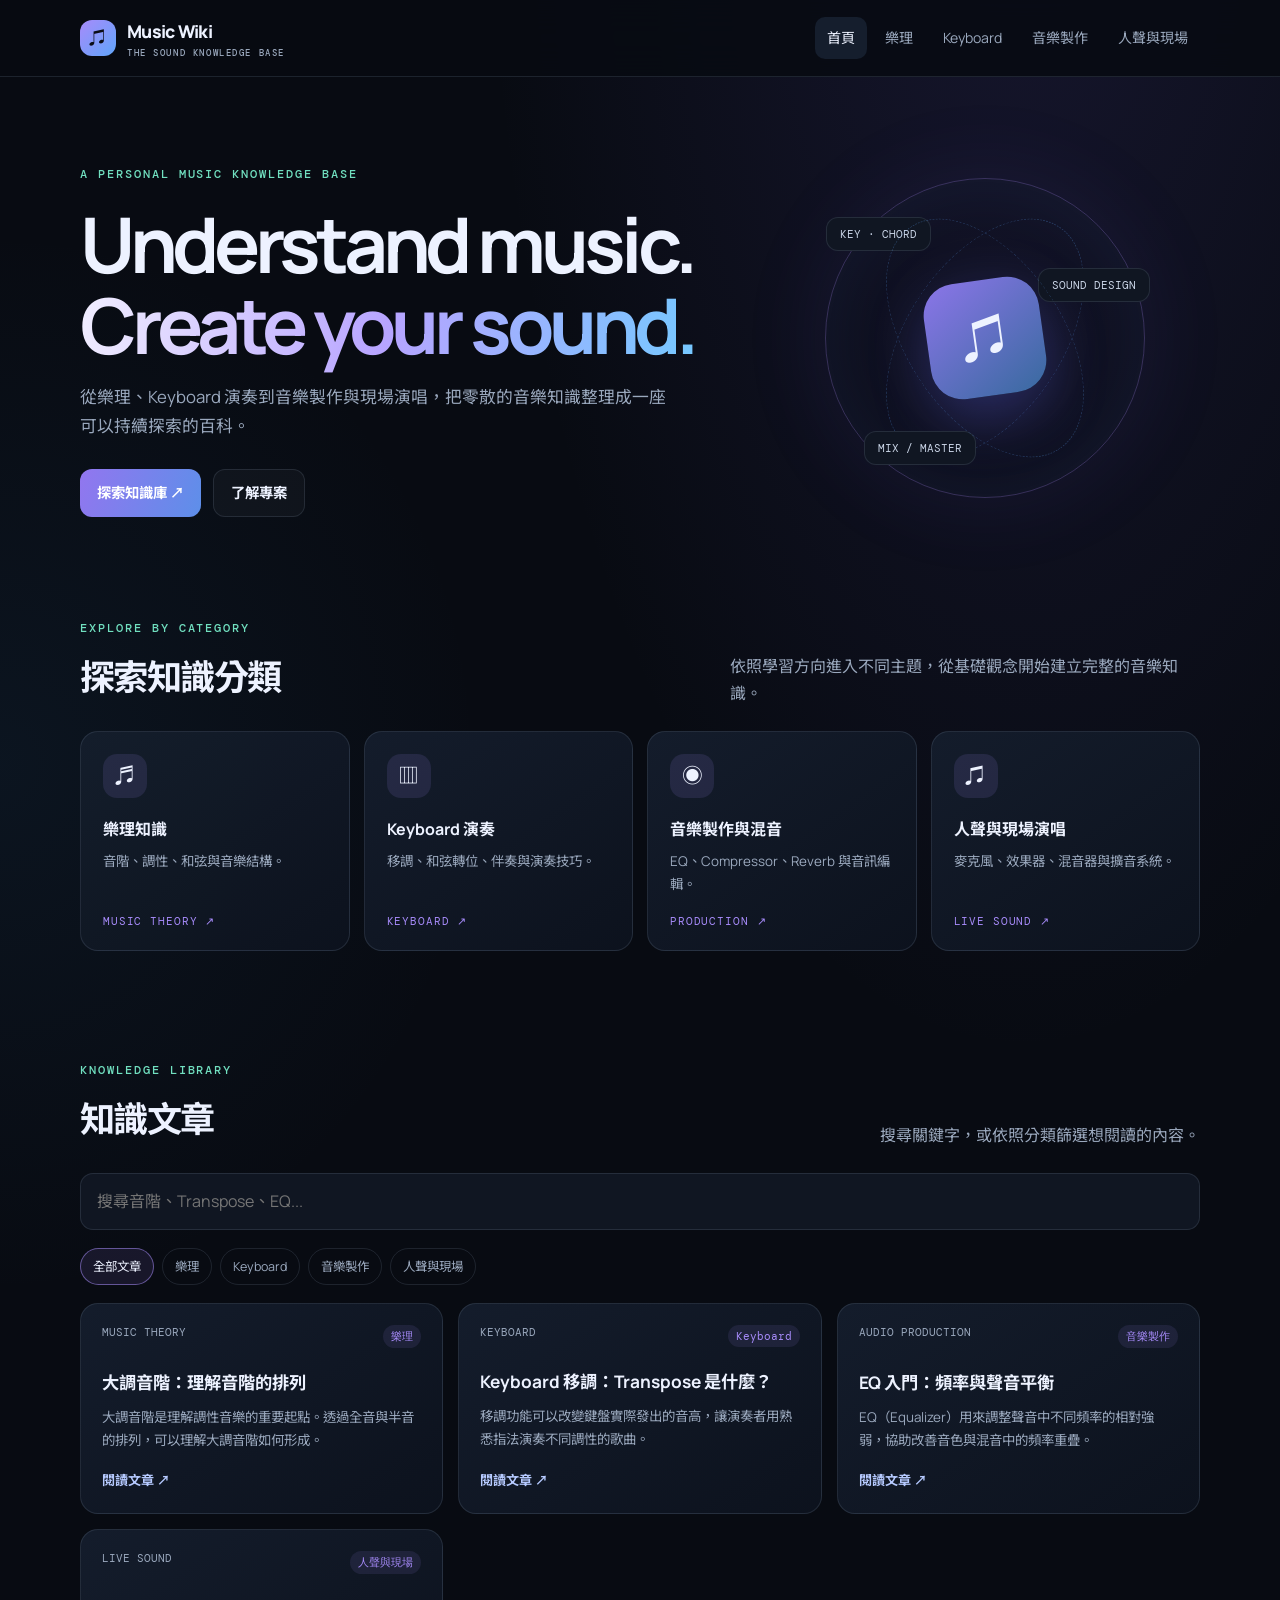
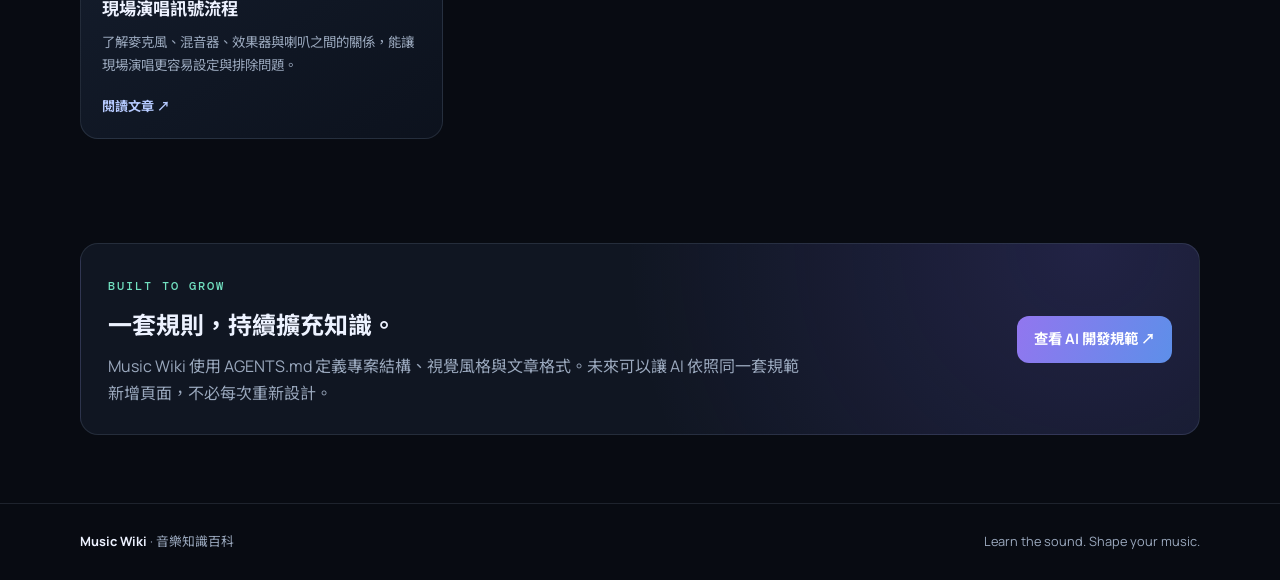
<file: Music-Wiki-完整專案/Music-Wiki/index.html>
<!doctype html><html lang="zh-Hant"><head><meta charset="utf-8"><meta name="viewport" content="width=device-width, initial-scale=1"><meta name="description" content="Music Wiki 音樂知識百科：樂理、Keyboard、音樂製作與現場演唱知識。"><meta name="theme-color" content="#080b12"><title>音樂知識百科｜Music Wiki</title><link rel="preconnect" href="https://fonts.googleapis.com"><link rel="preconnect" href="https://fonts.gstatic.com" crossorigin><link rel="stylesheet" href="css/style.css"></head><body><header class="site-header"><div class="container nav-wrap"><a class="brand" href="index.html"><span class="brand-mark">♫</span><span>Music Wiki<small>THE SOUND KNOWLEDGE BASE</small></span></a><button class="menu-toggle" data-menu-toggle aria-expanded="false" aria-label="開啟導覽選單">☰</button><nav class="nav-links" data-nav-links aria-label="主要導覽"><a href="index.html" class="active">首頁</a><a href="pages/theory.html" class="">樂理</a><a href="pages/keyboard.html" class="">Keyboard</a><a href="pages/production.html" class="">音樂製作</a><a href="pages/live.html" class="">人聲與現場</a></nav></div></header><main><section class="hero"><div class="container hero-grid"><div><span class="eyebrow">A PERSONAL MUSIC KNOWLEDGE BASE</span><h1>Understand music.<br><span class="gradient-text">Create your sound.</span></h1><p class="hero-copy">從樂理、Keyboard 演奏到音樂製作與現場演唱，把零散的音樂知識整理成一座可以持續探索的百科。</p><div class="hero-actions"><a class="btn btn-primary" href="#explore">探索知識庫 ↗</a><a class="btn btn-ghost" href="README.md">了解專案</a></div></div><div class="hero-art" aria-label="音樂視覺裝飾"><div class="orbit"><div class="orbit-core">♫</div><span class="float-chip chip-a">KEY · CHORD</span><span class="float-chip chip-b">SOUND DESIGN</span><span class="float-chip chip-c">MIX / MASTER</span></div></div></div></section>
<section class="section" id="explore"><div class="container"><div class="section-head"><div><span class="eyebrow">EXPLORE BY CATEGORY</span><h2>探索知識分類</h2></div><p>依照學習方向進入不同主題，從基礎觀念開始建立完整的音樂知識。</p></div><div class="category-grid">
<a class="category-card" href="pages/theory.html"><span class="card-icon">♬</span><h3>樂理知識</h3><p>音階、調性、和弦與音樂結構。</p><span class="card-foot">MUSIC THEORY ↗</span></a>
<a class="category-card" href="pages/keyboard.html"><span class="card-icon">▥</span><h3>Keyboard 演奏</h3><p>移調、和弦轉位、伴奏與演奏技巧。</p><span class="card-foot">KEYBOARD ↗</span></a>
<a class="category-card" href="pages/production.html"><span class="card-icon">◉</span><h3>音樂製作與混音</h3><p>EQ、Compressor、Reverb 與音訊編輯。</p><span class="card-foot">PRODUCTION ↗</span></a>
<a class="category-card" href="pages/live.html"><span class="card-icon">♫</span><h3>人聲與現場演唱</h3><p>麥克風、效果器、混音器與擴音系統。</p><span class="card-foot">LIVE SOUND ↗</span></a></div></div></section>
<section class="section"><div class="container"><div class="section-head"><div><span class="eyebrow">KNOWLEDGE LIBRARY</span><h2>知識文章</h2></div><p>搜尋關鍵字，或依照分類篩選想閱讀的內容。</p></div><label class="search-box"><input id="article-search" type="search" placeholder="搜尋音階、Transpose、EQ..." aria-label="搜尋文章"></label><div class="filter-row"><button class="filter-btn active" data-filter="all">全部文章</button><button class="filter-btn " data-filter="theory">樂理</button><button class="filter-btn " data-filter="keyboard">Keyboard</button><button class="filter-btn " data-filter="production">音樂製作</button><button class="filter-btn " data-filter="live">人聲與現場</button></div><div class="article-grid" style="margin-top:18px"><a class="article-card" data-article-card data-category="theory" data-search="大調音階：理解音階的排列 大調音階是理解調性音樂的重要起點。透過全音與半音的排列，可以理解大調音階如何形成。 樂理" href="articles/theory/major-scale.html"><div class="article-meta"><span>MUSIC THEORY</span><span class="tag">樂理</span></div><h3>大調音階：理解音階的排列</h3><p>大調音階是理解調性音樂的重要起點。透過全音與半音的排列，可以理解大調音階如何形成。</p><span class="read-link">閱讀文章 ↗</span></a><a class="article-card" data-article-card data-category="keyboard" data-search="Keyboard 移調：Transpose 是什麼？ 移調功能可以改變鍵盤實際發出的音高，讓演奏者用熟悉指法演奏不同調性的歌曲。 Keyboard" href="articles/keyboard/transpose.html"><div class="article-meta"><span>KEYBOARD</span><span class="tag">Keyboard</span></div><h3>Keyboard 移調：Transpose 是什麼？</h3><p>移調功能可以改變鍵盤實際發出的音高，讓演奏者用熟悉指法演奏不同調性的歌曲。</p><span class="read-link">閱讀文章 ↗</span></a><a class="article-card" data-article-card data-category="production" data-search="EQ 入門：頻率與聲音平衡 EQ（Equalizer）用來調整聲音中不同頻率的相對強弱，協助改善音色與混音中的頻率重疊。 音樂製作" href="articles/production/eq-basics.html"><div class="article-meta"><span>AUDIO PRODUCTION</span><span class="tag">音樂製作</span></div><h3>EQ 入門：頻率與聲音平衡</h3><p>EQ（Equalizer）用來調整聲音中不同頻率的相對強弱，協助改善音色與混音中的頻率重疊。</p><span class="read-link">閱讀文章 ↗</span></a><a class="article-card" data-article-card data-category="live" data-search="現場演唱訊號流程 了解麥克風、混音器、效果器與喇叭之間的關係，能讓現場演唱更容易設定與排除問題。 人聲與現場" href="articles/live/signal-chain.html"><div class="article-meta"><span>LIVE SOUND</span><span class="tag">人聲與現場</span></div><h3>現場演唱訊號流程</h3><p>了解麥克風、混音器、效果器與喇叭之間的關係，能讓現場演唱更容易設定與排除問題。</p><span class="read-link">閱讀文章 ↗</span></a></div><div class="empty-state" id="empty-state">找不到符合條件的文章，試試其他關鍵字。</div></div></section>
<section class="section"><div class="container"><div class="feature-panel"><div><span class="eyebrow">BUILT TO GROW</span><h2>一套規則，持續擴充知識。</h2><p>Music Wiki 使用 AGENTS.md 定義專案結構、視覺風格與文章格式。未來可以讓 AI 依照同一套規範新增頁面，不必每次重新設計。</p></div><a class="btn btn-primary" href="AGENTS.md">查看 AI 開發規範 ↗</a></div></div></section></main><footer class="site-footer"><div class="container footer-inner"><span><strong>Music Wiki</strong> · 音樂知識百科</span><span>Learn the sound. Shape your music.</span></div></footer><script src="js/main.js" defer></script></body></html>
</file>
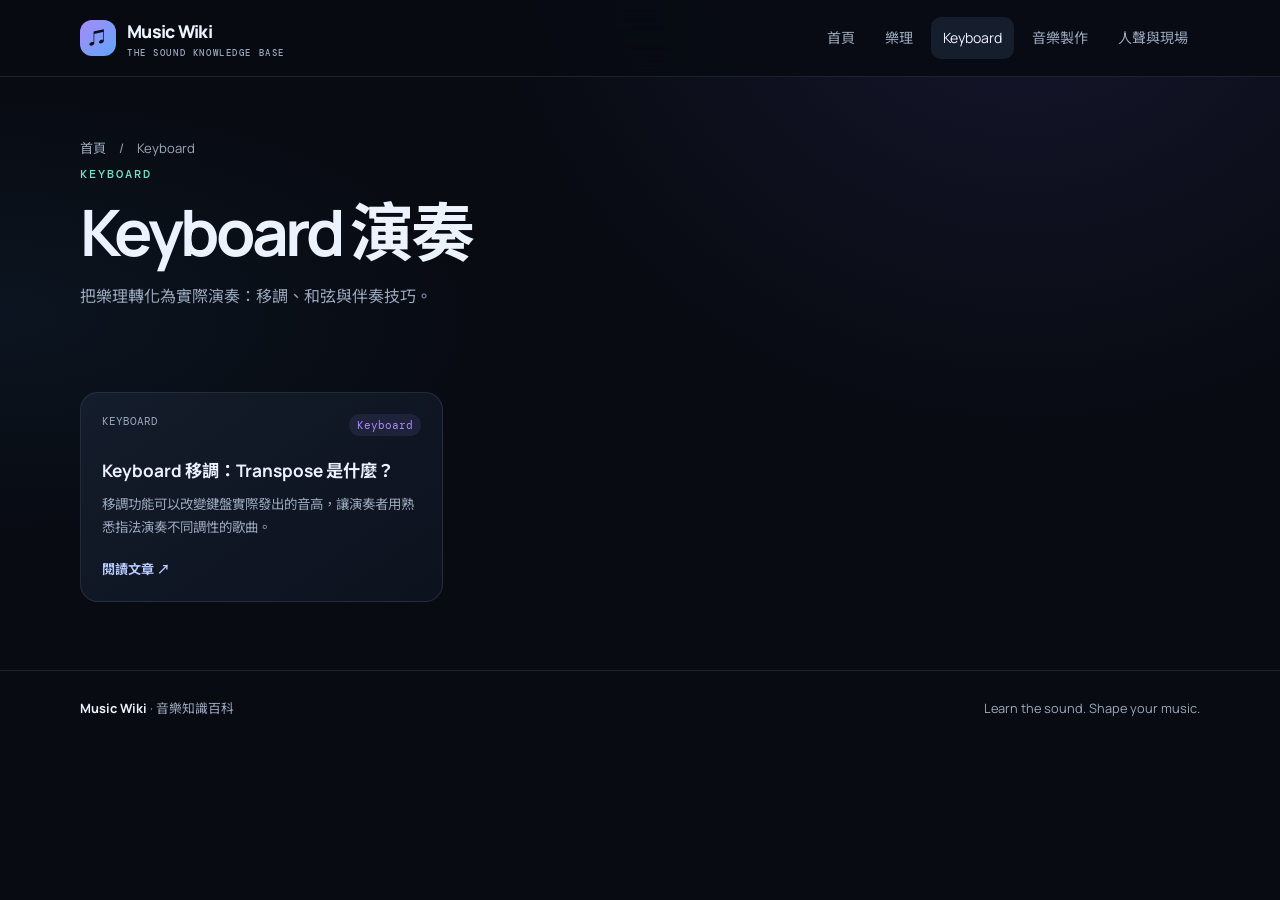
<file: Music-Wiki-完整專案/Music-Wiki/pages/keyboard.html>
<!doctype html><html lang="zh-Hant"><head><meta charset="utf-8"><meta name="viewport" content="width=device-width, initial-scale=1"><meta name="description" content="Music Wiki 音樂知識百科：樂理、Keyboard、音樂製作與現場演唱知識。"><meta name="theme-color" content="#080b12"><title>Keyboard 演奏｜Music Wiki</title><link rel="preconnect" href="https://fonts.googleapis.com"><link rel="preconnect" href="https://fonts.gstatic.com" crossorigin><link rel="stylesheet" href="../css/style.css"></head><body><header class="site-header"><div class="container nav-wrap"><a class="brand" href="../index.html"><span class="brand-mark">♫</span><span>Music Wiki<small>THE SOUND KNOWLEDGE BASE</small></span></a><button class="menu-toggle" data-menu-toggle aria-expanded="false" aria-label="開啟導覽選單">☰</button><nav class="nav-links" data-nav-links aria-label="主要導覽"><a href="../index.html" class="">首頁</a><a href="../pages/theory.html" class="">樂理</a><a href="../pages/keyboard.html" class="active">Keyboard</a><a href="../pages/production.html" class="">音樂製作</a><a href="../pages/live.html" class="">人聲與現場</a></nav></div></header><main><section class="page-hero"><div class="container"><div class="breadcrumb"><a href="../index.html">首頁</a>　/　Keyboard</div><span class="eyebrow">KEYBOARD</span><h1>Keyboard 演奏</h1><p>把樂理轉化為實際演奏：移調、和弦與伴奏技巧。</p></div></section><section class="section"><div class="container"><div class="article-grid"><a class="article-card" data-article-card data-category="keyboard" href="../articles/keyboard/transpose.html"><div class="article-meta"><span>KEYBOARD</span><span class="tag">Keyboard</span></div><h3>Keyboard 移調：Transpose 是什麼？</h3><p>移調功能可以改變鍵盤實際發出的音高，讓演奏者用熟悉指法演奏不同調性的歌曲。</p><span class="read-link">閱讀文章 ↗</span></a></div></div></section></main><footer class="site-footer"><div class="container footer-inner"><span><strong>Music Wiki</strong> · 音樂知識百科</span><span>Learn the sound. Shape your music.</span></div></footer><script src="../js/main.js" defer></script></body></html>
</file>
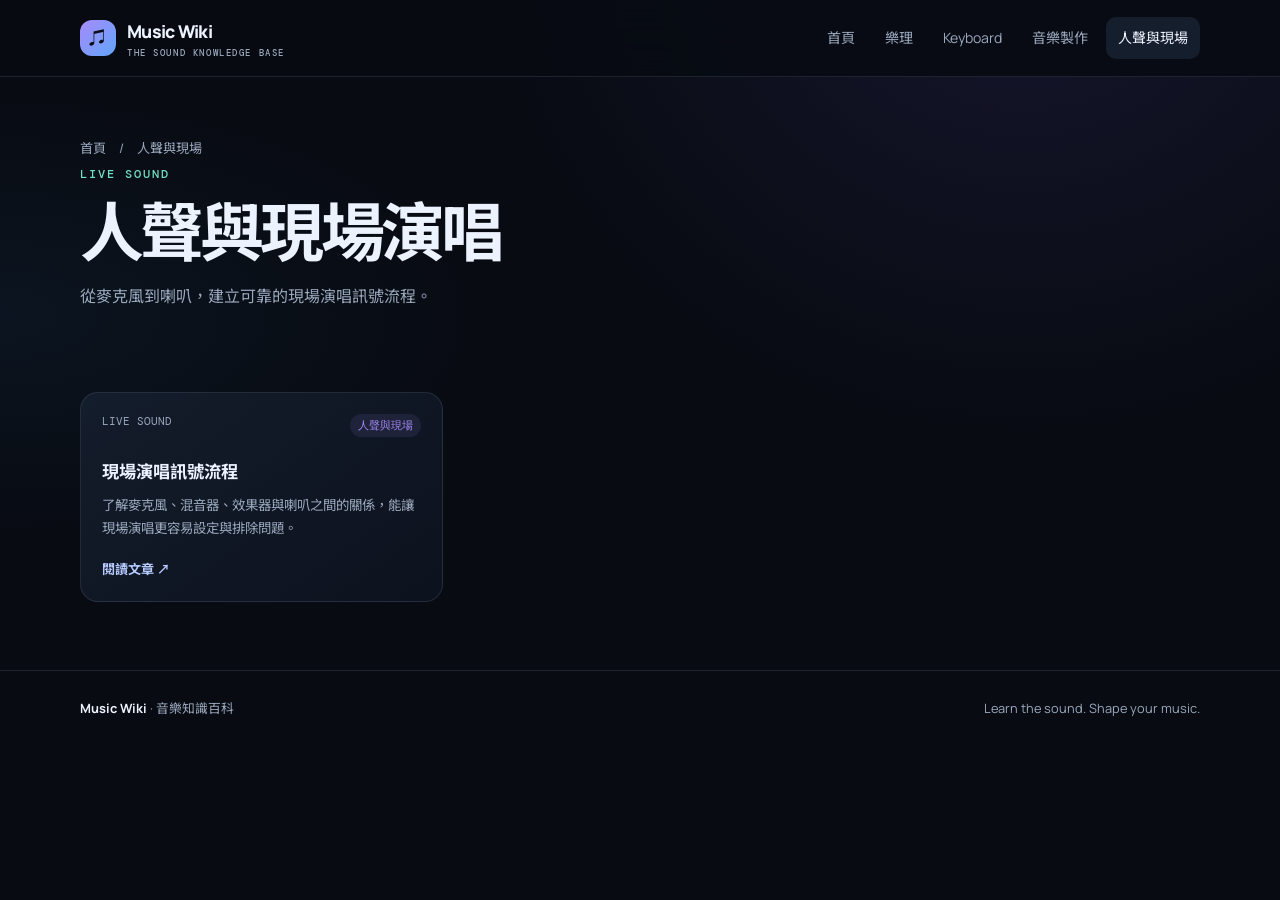
<file: Music-Wiki-完整專案/Music-Wiki/pages/live.html>
<!doctype html><html lang="zh-Hant"><head><meta charset="utf-8"><meta name="viewport" content="width=device-width, initial-scale=1"><meta name="description" content="Music Wiki 音樂知識百科：樂理、Keyboard、音樂製作與現場演唱知識。"><meta name="theme-color" content="#080b12"><title>人聲與現場演唱｜Music Wiki</title><link rel="preconnect" href="https://fonts.googleapis.com"><link rel="preconnect" href="https://fonts.gstatic.com" crossorigin><link rel="stylesheet" href="../css/style.css"></head><body><header class="site-header"><div class="container nav-wrap"><a class="brand" href="../index.html"><span class="brand-mark">♫</span><span>Music Wiki<small>THE SOUND KNOWLEDGE BASE</small></span></a><button class="menu-toggle" data-menu-toggle aria-expanded="false" aria-label="開啟導覽選單">☰</button><nav class="nav-links" data-nav-links aria-label="主要導覽"><a href="../index.html" class="">首頁</a><a href="../pages/theory.html" class="">樂理</a><a href="../pages/keyboard.html" class="">Keyboard</a><a href="../pages/production.html" class="">音樂製作</a><a href="../pages/live.html" class="active">人聲與現場</a></nav></div></header><main><section class="page-hero"><div class="container"><div class="breadcrumb"><a href="../index.html">首頁</a>　/　人聲與現場</div><span class="eyebrow">LIVE SOUND</span><h1>人聲與現場演唱</h1><p>從麥克風到喇叭，建立可靠的現場演唱訊號流程。</p></div></section><section class="section"><div class="container"><div class="article-grid"><a class="article-card" data-article-card data-category="live" href="../articles/live/signal-chain.html"><div class="article-meta"><span>LIVE SOUND</span><span class="tag">人聲與現場</span></div><h3>現場演唱訊號流程</h3><p>了解麥克風、混音器、效果器與喇叭之間的關係，能讓現場演唱更容易設定與排除問題。</p><span class="read-link">閱讀文章 ↗</span></a></div></div></section></main><footer class="site-footer"><div class="container footer-inner"><span><strong>Music Wiki</strong> · 音樂知識百科</span><span>Learn the sound. Shape your music.</span></div></footer><script src="../js/main.js" defer></script></body></html>
</file>
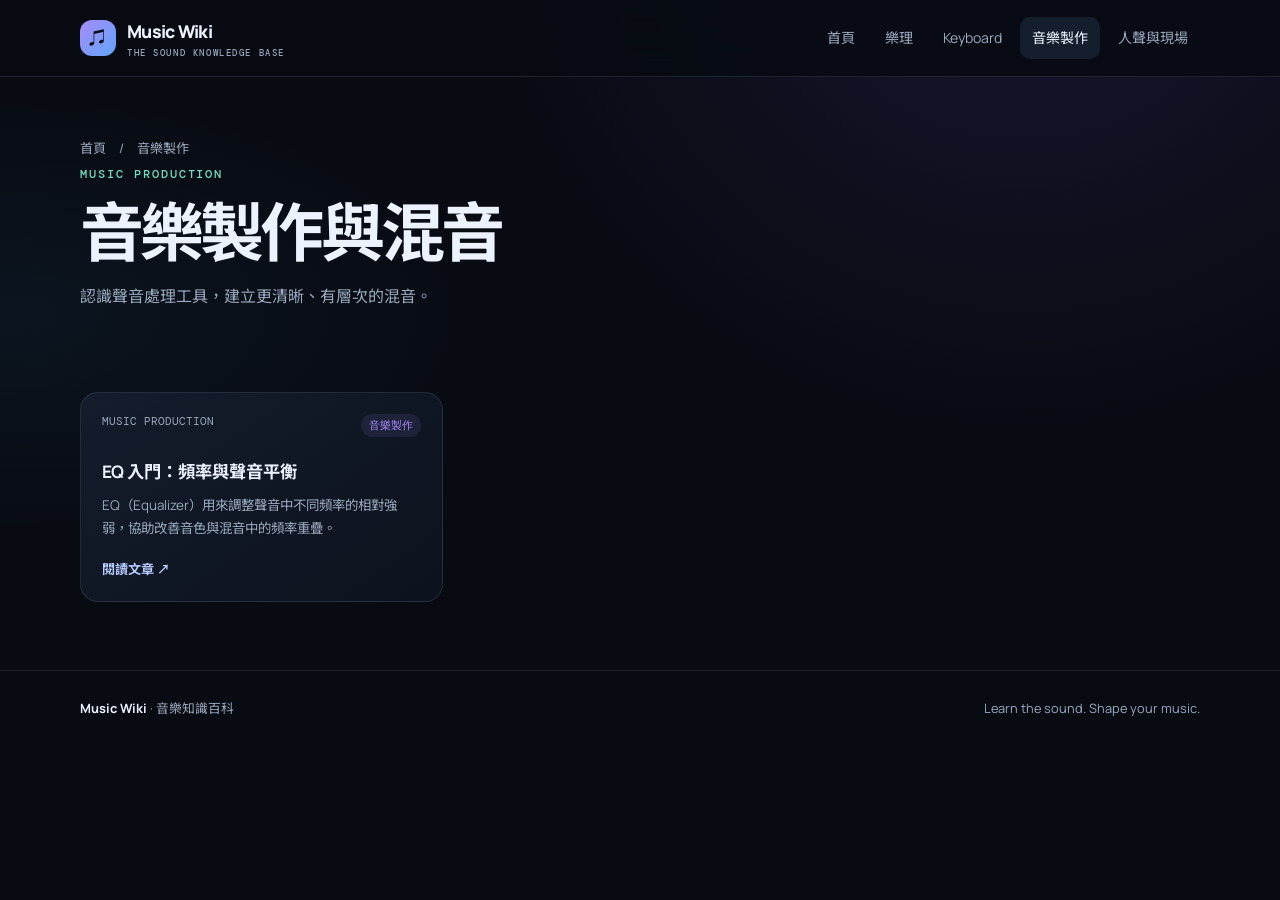
<file: Music-Wiki-完整專案/Music-Wiki/pages/production.html>
<!doctype html><html lang="zh-Hant"><head><meta charset="utf-8"><meta name="viewport" content="width=device-width, initial-scale=1"><meta name="description" content="Music Wiki 音樂知識百科：樂理、Keyboard、音樂製作與現場演唱知識。"><meta name="theme-color" content="#080b12"><title>音樂製作與混音｜Music Wiki</title><link rel="preconnect" href="https://fonts.googleapis.com"><link rel="preconnect" href="https://fonts.gstatic.com" crossorigin><link rel="stylesheet" href="../css/style.css"></head><body><header class="site-header"><div class="container nav-wrap"><a class="brand" href="../index.html"><span class="brand-mark">♫</span><span>Music Wiki<small>THE SOUND KNOWLEDGE BASE</small></span></a><button class="menu-toggle" data-menu-toggle aria-expanded="false" aria-label="開啟導覽選單">☰</button><nav class="nav-links" data-nav-links aria-label="主要導覽"><a href="../index.html" class="">首頁</a><a href="../pages/theory.html" class="">樂理</a><a href="../pages/keyboard.html" class="">Keyboard</a><a href="../pages/production.html" class="active">音樂製作</a><a href="../pages/live.html" class="">人聲與現場</a></nav></div></header><main><section class="page-hero"><div class="container"><div class="breadcrumb"><a href="../index.html">首頁</a>　/　音樂製作</div><span class="eyebrow">MUSIC PRODUCTION</span><h1>音樂製作與混音</h1><p>認識聲音處理工具，建立更清晰、有層次的混音。</p></div></section><section class="section"><div class="container"><div class="article-grid"><a class="article-card" data-article-card data-category="production" href="../articles/production/eq-basics.html"><div class="article-meta"><span>MUSIC PRODUCTION</span><span class="tag">音樂製作</span></div><h3>EQ 入門：頻率與聲音平衡</h3><p>EQ（Equalizer）用來調整聲音中不同頻率的相對強弱，協助改善音色與混音中的頻率重疊。</p><span class="read-link">閱讀文章 ↗</span></a></div></div></section></main><footer class="site-footer"><div class="container footer-inner"><span><strong>Music Wiki</strong> · 音樂知識百科</span><span>Learn the sound. Shape your music.</span></div></footer><script src="../js/main.js" defer></script></body></html>
</file>
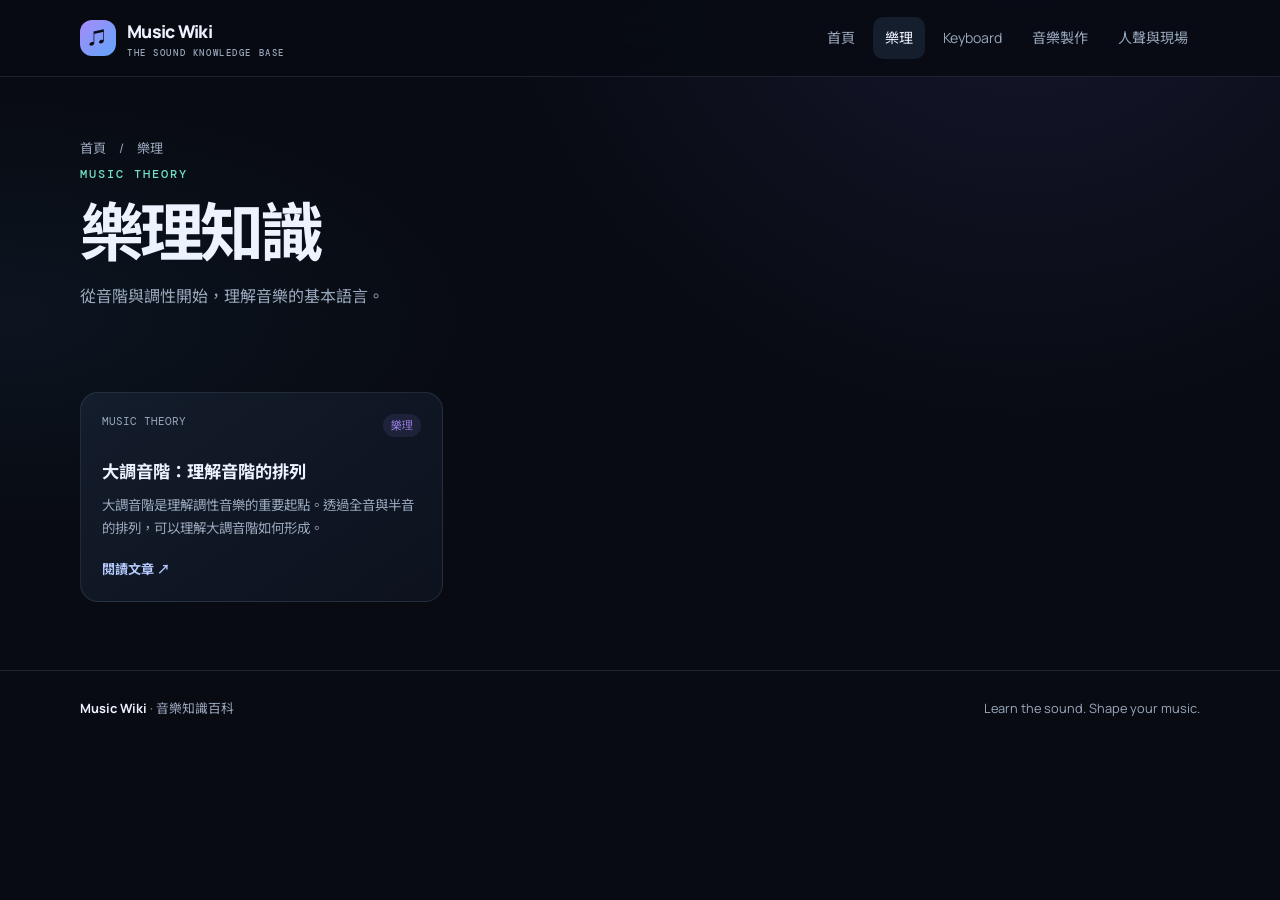
<file: Music-Wiki-完整專案/Music-Wiki/pages/theory.html>
<!doctype html><html lang="zh-Hant"><head><meta charset="utf-8"><meta name="viewport" content="width=device-width, initial-scale=1"><meta name="description" content="Music Wiki 音樂知識百科：樂理、Keyboard、音樂製作與現場演唱知識。"><meta name="theme-color" content="#080b12"><title>樂理知識｜Music Wiki</title><link rel="preconnect" href="https://fonts.googleapis.com"><link rel="preconnect" href="https://fonts.gstatic.com" crossorigin><link rel="stylesheet" href="../css/style.css"></head><body><header class="site-header"><div class="container nav-wrap"><a class="brand" href="../index.html"><span class="brand-mark">♫</span><span>Music Wiki<small>THE SOUND KNOWLEDGE BASE</small></span></a><button class="menu-toggle" data-menu-toggle aria-expanded="false" aria-label="開啟導覽選單">☰</button><nav class="nav-links" data-nav-links aria-label="主要導覽"><a href="../index.html" class="">首頁</a><a href="../pages/theory.html" class="active">樂理</a><a href="../pages/keyboard.html" class="">Keyboard</a><a href="../pages/production.html" class="">音樂製作</a><a href="../pages/live.html" class="">人聲與現場</a></nav></div></header><main><section class="page-hero"><div class="container"><div class="breadcrumb"><a href="../index.html">首頁</a>　/　樂理</div><span class="eyebrow">MUSIC THEORY</span><h1>樂理知識</h1><p>從音階與調性開始，理解音樂的基本語言。</p></div></section><section class="section"><div class="container"><div class="article-grid"><a class="article-card" data-article-card data-category="theory" href="../articles/theory/major-scale.html"><div class="article-meta"><span>MUSIC THEORY</span><span class="tag">樂理</span></div><h3>大調音階：理解音階的排列</h3><p>大調音階是理解調性音樂的重要起點。透過全音與半音的排列，可以理解大調音階如何形成。</p><span class="read-link">閱讀文章 ↗</span></a></div></div></section></main><footer class="site-footer"><div class="container footer-inner"><span><strong>Music Wiki</strong> · 音樂知識百科</span><span>Learn the sound. Shape your music.</span></div></footer><script src="../js/main.js" defer></script></body></html>
</file>
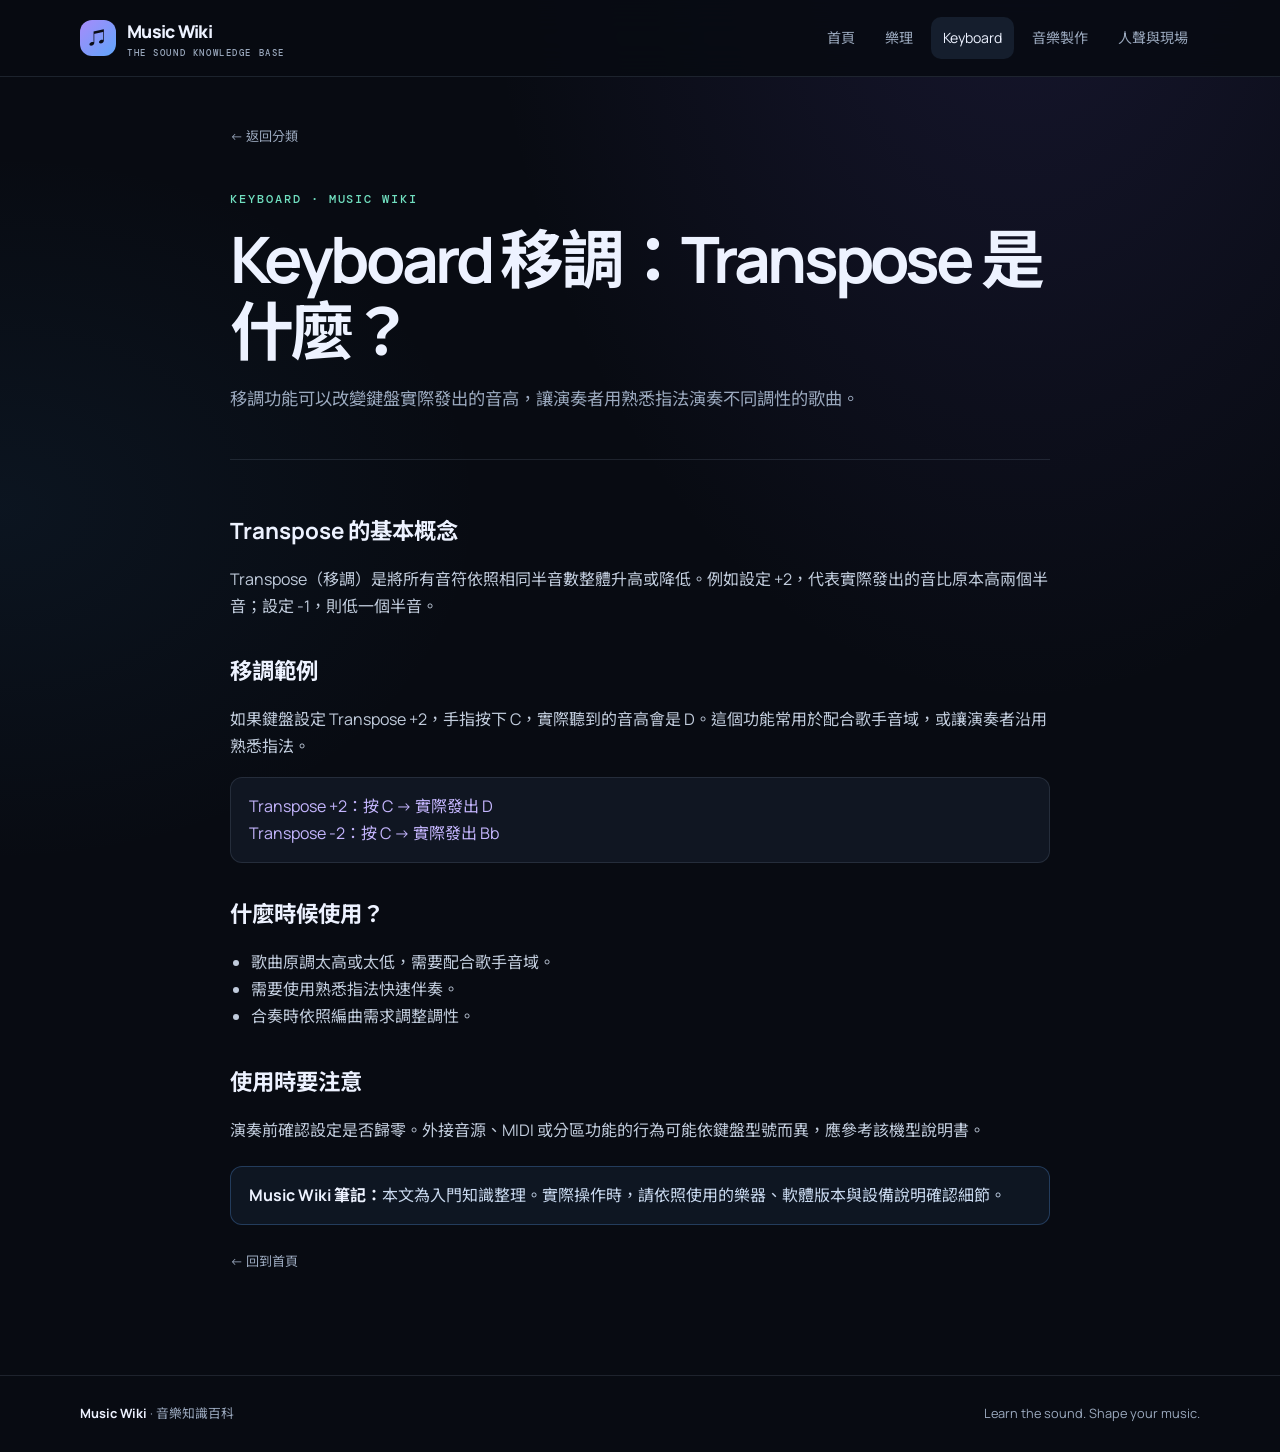
<file: Music-Wiki-完整專案/Music-Wiki/articles/keyboard/transpose.html>
<!doctype html><html lang="zh-Hant"><head><meta charset="utf-8"><meta name="viewport" content="width=device-width, initial-scale=1"><meta name="description" content="Music Wiki 音樂知識百科：樂理、Keyboard、音樂製作與現場演唱知識。"><meta name="theme-color" content="#080b12"><title>Keyboard 移調：Transpose 是什麼？｜Music Wiki</title><link rel="preconnect" href="https://fonts.googleapis.com"><link rel="preconnect" href="https://fonts.gstatic.com" crossorigin><link rel="stylesheet" href="../../css/style.css"></head><body><header class="site-header"><div class="container nav-wrap"><a class="brand" href="../../index.html"><span class="brand-mark">♫</span><span>Music Wiki<small>THE SOUND KNOWLEDGE BASE</small></span></a><button class="menu-toggle" data-menu-toggle aria-expanded="false" aria-label="開啟導覽選單">☰</button><nav class="nav-links" data-nav-links aria-label="主要導覽"><a href="../../index.html" class="">首頁</a><a href="../../pages/theory.html" class="">樂理</a><a href="../../pages/keyboard.html" class="active">Keyboard</a><a href="../../pages/production.html" class="">音樂製作</a><a href="../../pages/live.html" class="">人聲與現場</a></nav></div></header><main><article class="article-shell"><a class="back-link" href="../../pages/keyboard.html">← 返回分類</a><header class="article-header"><span class="eyebrow">KEYBOARD · MUSIC WIKI</span><h1>Keyboard 移調：Transpose 是什麼？</h1><p class="article-lead">移調功能可以改變鍵盤實際發出的音高，讓演奏者用熟悉指法演奏不同調性的歌曲。</p></header><div class="article-content"><section><h2>Transpose 的基本概念</h2><p>Transpose（移調）是將所有音符依照相同半音數整體升高或降低。例如設定 +2，代表實際發出的音比原本高兩個半音；設定 -1，則低一個半音。</p></section><section><h2>移調範例</h2><p>如果鍵盤設定 Transpose +2，手指按下 C，實際聽到的音高會是 D。這個功能常用於配合歌手音域，或讓演奏者沿用熟悉指法。</p><div class="formula">Transpose +2：按 C → 實際發出 D<br>Transpose -2：按 C → 實際發出 Bb</div></section><section><h2>什麼時候使用？</h2><ul><li>歌曲原調太高或太低，需要配合歌手音域。</li><li>需要使用熟悉指法快速伴奏。</li><li>合奏時依照編曲需求調整調性。</li></ul></section><section><h2>使用時要注意</h2><p>演奏前確認設定是否歸零。外接音源、MIDI 或分區功能的行為可能依鍵盤型號而異，應參考該機型說明書。</p></section><div class="callout"><strong>Music Wiki 筆記：</strong>本文為入門知識整理。實際操作時，請依照使用的樂器、軟體版本與設備說明確認細節。</div><p><a class="back-link" href="../../index.html">← 回到首頁</a></p></div></article></main><footer class="site-footer"><div class="container footer-inner"><span><strong>Music Wiki</strong> · 音樂知識百科</span><span>Learn the sound. Shape your music.</span></div></footer><script src="../../js/main.js" defer></script></body></html>
</file>
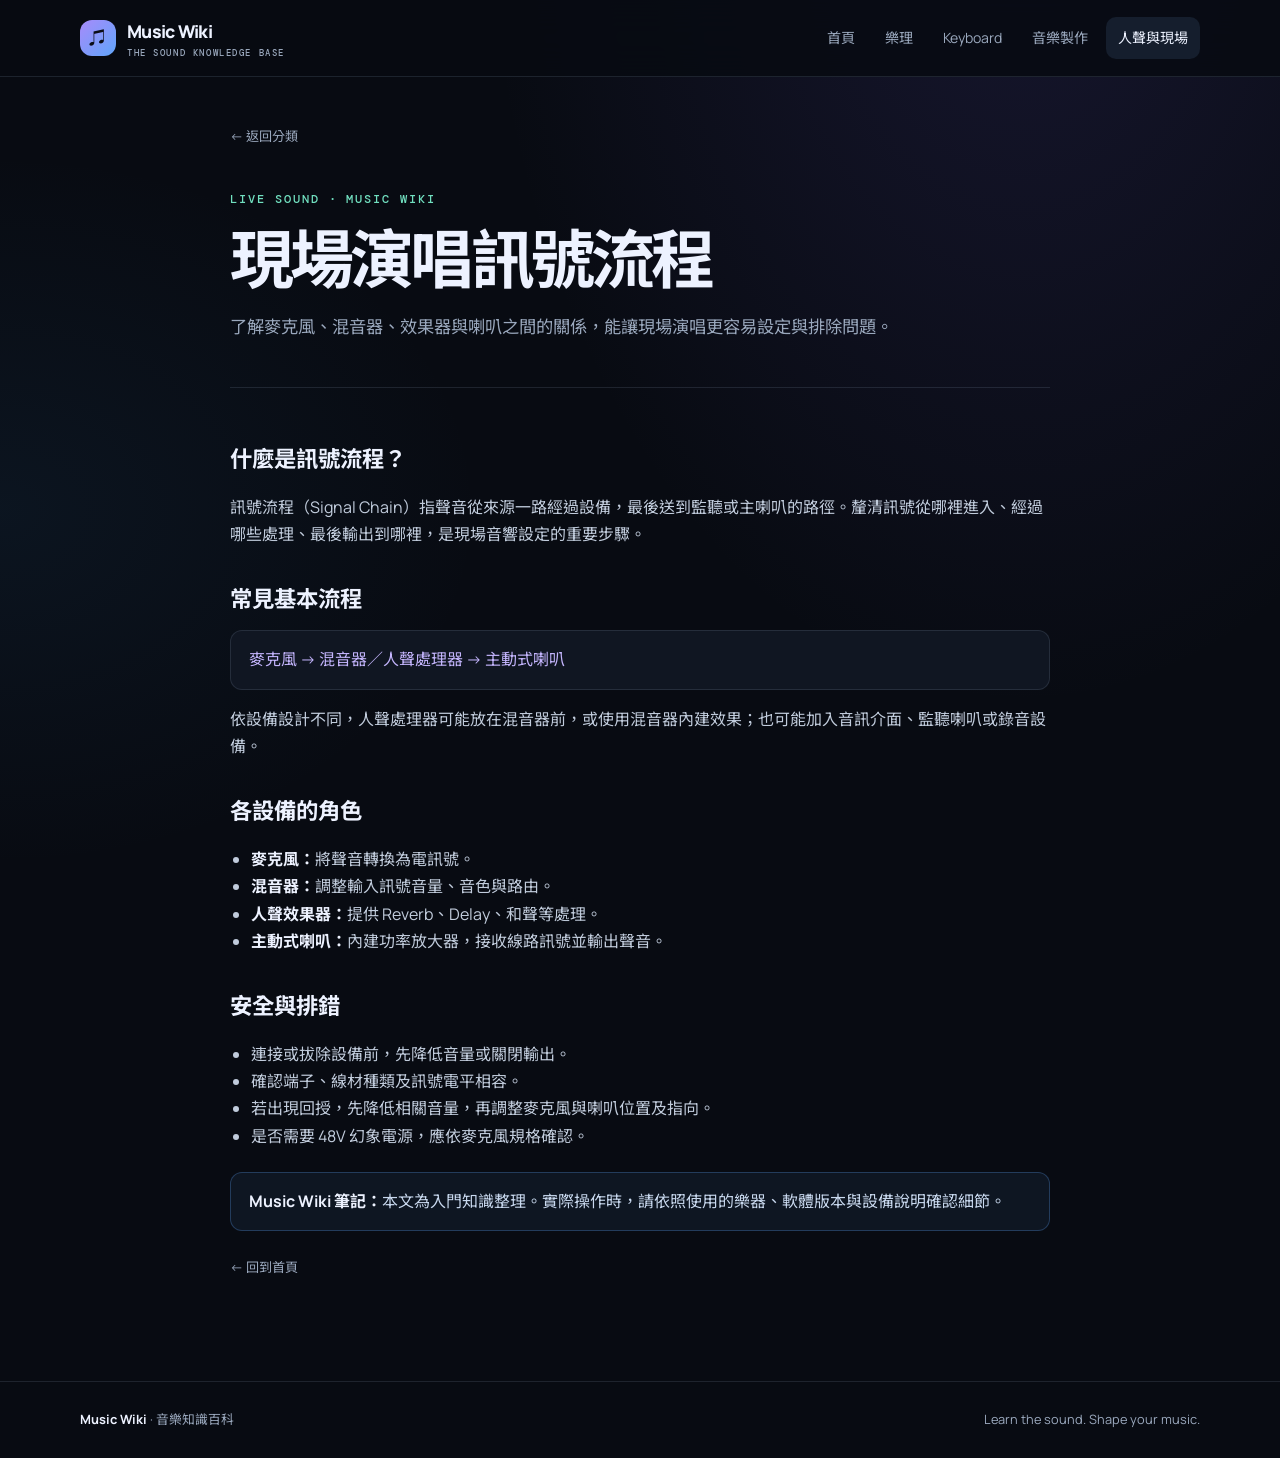
<file: Music-Wiki-完整專案/Music-Wiki/articles/live/signal-chain.html>
<!doctype html><html lang="zh-Hant"><head><meta charset="utf-8"><meta name="viewport" content="width=device-width, initial-scale=1"><meta name="description" content="Music Wiki 音樂知識百科：樂理、Keyboard、音樂製作與現場演唱知識。"><meta name="theme-color" content="#080b12"><title>現場演唱訊號流程｜Music Wiki</title><link rel="preconnect" href="https://fonts.googleapis.com"><link rel="preconnect" href="https://fonts.gstatic.com" crossorigin><link rel="stylesheet" href="../../css/style.css"></head><body><header class="site-header"><div class="container nav-wrap"><a class="brand" href="../../index.html"><span class="brand-mark">♫</span><span>Music Wiki<small>THE SOUND KNOWLEDGE BASE</small></span></a><button class="menu-toggle" data-menu-toggle aria-expanded="false" aria-label="開啟導覽選單">☰</button><nav class="nav-links" data-nav-links aria-label="主要導覽"><a href="../../index.html" class="">首頁</a><a href="../../pages/theory.html" class="">樂理</a><a href="../../pages/keyboard.html" class="">Keyboard</a><a href="../../pages/production.html" class="">音樂製作</a><a href="../../pages/live.html" class="active">人聲與現場</a></nav></div></header><main><article class="article-shell"><a class="back-link" href="../../pages/live.html">← 返回分類</a><header class="article-header"><span class="eyebrow">LIVE SOUND · MUSIC WIKI</span><h1>現場演唱訊號流程</h1><p class="article-lead">了解麥克風、混音器、效果器與喇叭之間的關係，能讓現場演唱更容易設定與排除問題。</p></header><div class="article-content"><section><h2>什麼是訊號流程？</h2><p>訊號流程（Signal Chain）指聲音從來源一路經過設備，最後送到監聽或主喇叭的路徑。釐清訊號從哪裡進入、經過哪些處理、最後輸出到哪裡，是現場音響設定的重要步驟。</p></section><section><h2>常見基本流程</h2><div class="formula">麥克風 → 混音器／人聲處理器 → 主動式喇叭</div><p>依設備設計不同，人聲處理器可能放在混音器前，或使用混音器內建效果；也可能加入音訊介面、監聽喇叭或錄音設備。</p></section><section><h2>各設備的角色</h2><ul><li><strong>麥克風：</strong>將聲音轉換為電訊號。</li><li><strong>混音器：</strong>調整輸入訊號音量、音色與路由。</li><li><strong>人聲效果器：</strong>提供 Reverb、Delay、和聲等處理。</li><li><strong>主動式喇叭：</strong>內建功率放大器，接收線路訊號並輸出聲音。</li></ul></section><section><h2>安全與排錯</h2><ul><li>連接或拔除設備前，先降低音量或關閉輸出。</li><li>確認端子、線材種類及訊號電平相容。</li><li>若出現回授，先降低相關音量，再調整麥克風與喇叭位置及指向。</li><li>是否需要 48V 幻象電源，應依麥克風規格確認。</li></ul></section><div class="callout"><strong>Music Wiki 筆記：</strong>本文為入門知識整理。實際操作時，請依照使用的樂器、軟體版本與設備說明確認細節。</div><p><a class="back-link" href="../../index.html">← 回到首頁</a></p></div></article></main><footer class="site-footer"><div class="container footer-inner"><span><strong>Music Wiki</strong> · 音樂知識百科</span><span>Learn the sound. Shape your music.</span></div></footer><script src="../../js/main.js" defer></script></body></html>
</file>
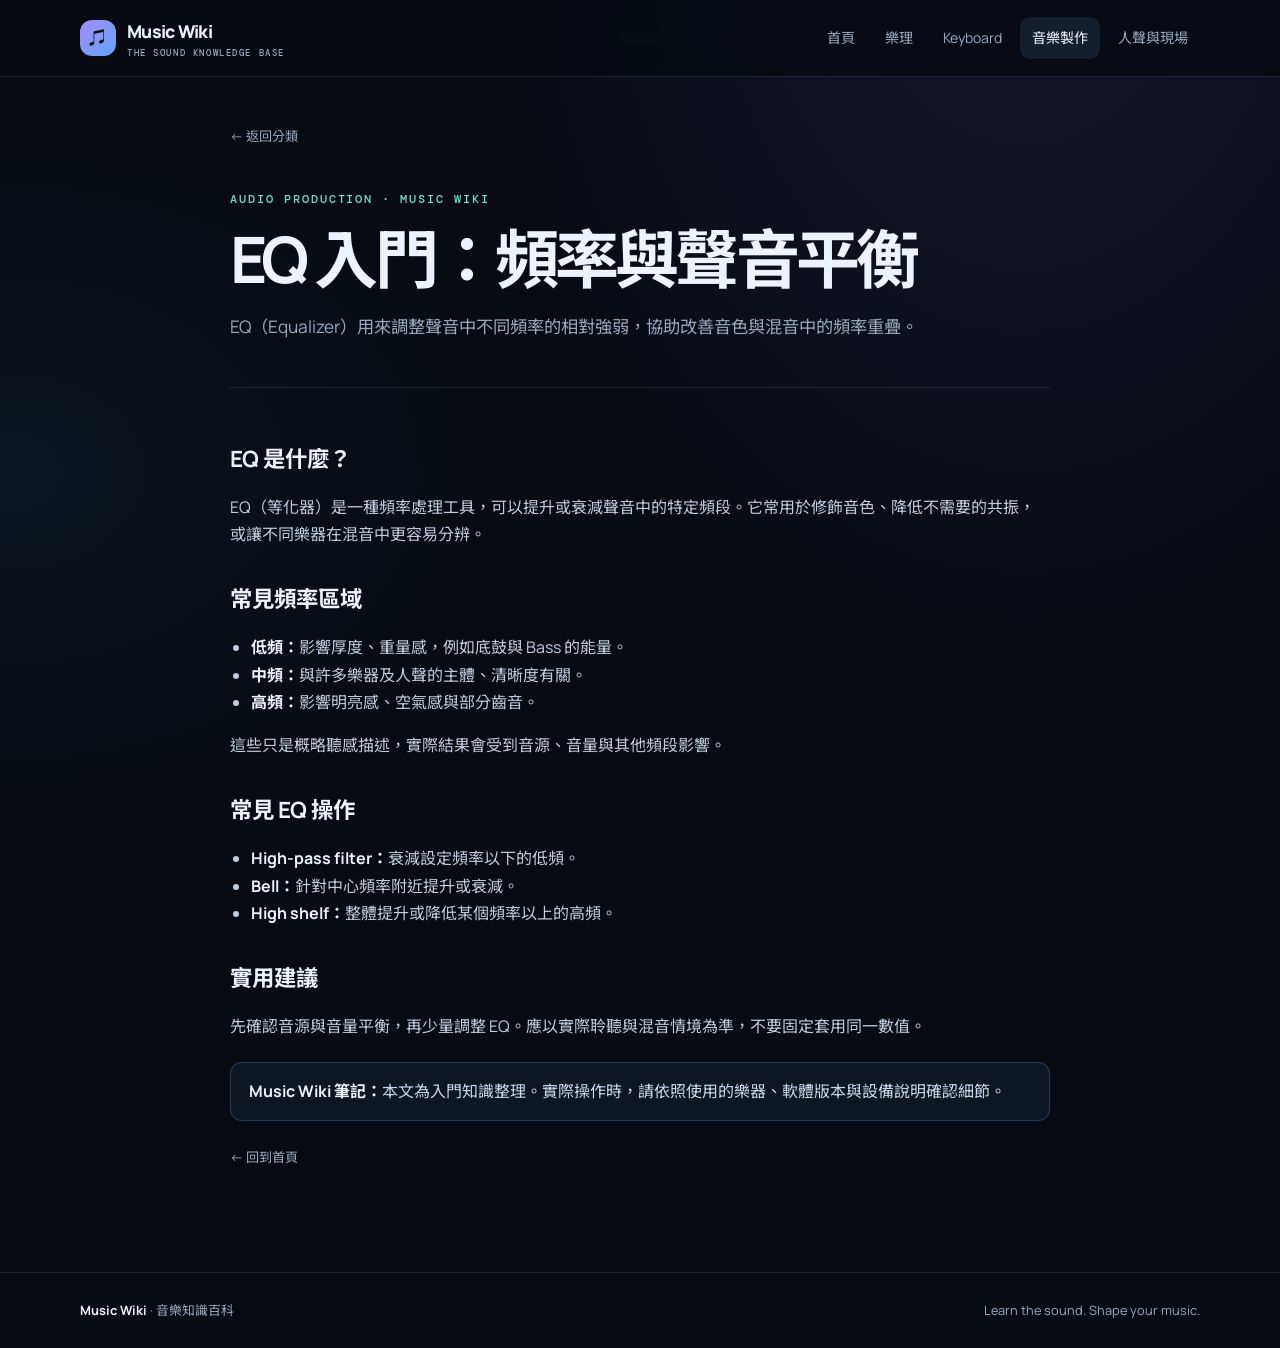
<file: Music-Wiki-完整專案/Music-Wiki/articles/production/eq-basics.html>
<!doctype html><html lang="zh-Hant"><head><meta charset="utf-8"><meta name="viewport" content="width=device-width, initial-scale=1"><meta name="description" content="Music Wiki 音樂知識百科：樂理、Keyboard、音樂製作與現場演唱知識。"><meta name="theme-color" content="#080b12"><title>EQ 入門：頻率與聲音平衡｜Music Wiki</title><link rel="preconnect" href="https://fonts.googleapis.com"><link rel="preconnect" href="https://fonts.gstatic.com" crossorigin><link rel="stylesheet" href="../../css/style.css"></head><body><header class="site-header"><div class="container nav-wrap"><a class="brand" href="../../index.html"><span class="brand-mark">♫</span><span>Music Wiki<small>THE SOUND KNOWLEDGE BASE</small></span></a><button class="menu-toggle" data-menu-toggle aria-expanded="false" aria-label="開啟導覽選單">☰</button><nav class="nav-links" data-nav-links aria-label="主要導覽"><a href="../../index.html" class="">首頁</a><a href="../../pages/theory.html" class="">樂理</a><a href="../../pages/keyboard.html" class="">Keyboard</a><a href="../../pages/production.html" class="active">音樂製作</a><a href="../../pages/live.html" class="">人聲與現場</a></nav></div></header><main><article class="article-shell"><a class="back-link" href="../../pages/production.html">← 返回分類</a><header class="article-header"><span class="eyebrow">AUDIO PRODUCTION · MUSIC WIKI</span><h1>EQ 入門：頻率與聲音平衡</h1><p class="article-lead">EQ（Equalizer）用來調整聲音中不同頻率的相對強弱，協助改善音色與混音中的頻率重疊。</p></header><div class="article-content"><section><h2>EQ 是什麼？</h2><p>EQ（等化器）是一種頻率處理工具，可以提升或衰減聲音中的特定頻段。它常用於修飾音色、降低不需要的共振，或讓不同樂器在混音中更容易分辨。</p></section><section><h2>常見頻率區域</h2><ul><li><strong>低頻：</strong>影響厚度、重量感，例如底鼓與 Bass 的能量。</li><li><strong>中頻：</strong>與許多樂器及人聲的主體、清晰度有關。</li><li><strong>高頻：</strong>影響明亮感、空氣感與部分齒音。</li></ul><p>這些只是概略聽感描述，實際結果會受到音源、音量與其他頻段影響。</p></section><section><h2>常見 EQ 操作</h2><ul><li><strong>High-pass filter：</strong>衰減設定頻率以下的低頻。</li><li><strong>Bell：</strong>針對中心頻率附近提升或衰減。</li><li><strong>High shelf：</strong>整體提升或降低某個頻率以上的高頻。</li></ul></section><section><h2>實用建議</h2><p>先確認音源與音量平衡，再少量調整 EQ。應以實際聆聽與混音情境為準，不要固定套用同一數值。</p></section><div class="callout"><strong>Music Wiki 筆記：</strong>本文為入門知識整理。實際操作時，請依照使用的樂器、軟體版本與設備說明確認細節。</div><p><a class="back-link" href="../../index.html">← 回到首頁</a></p></div></article></main><footer class="site-footer"><div class="container footer-inner"><span><strong>Music Wiki</strong> · 音樂知識百科</span><span>Learn the sound. Shape your music.</span></div></footer><script src="../../js/main.js" defer></script></body></html>
</file>
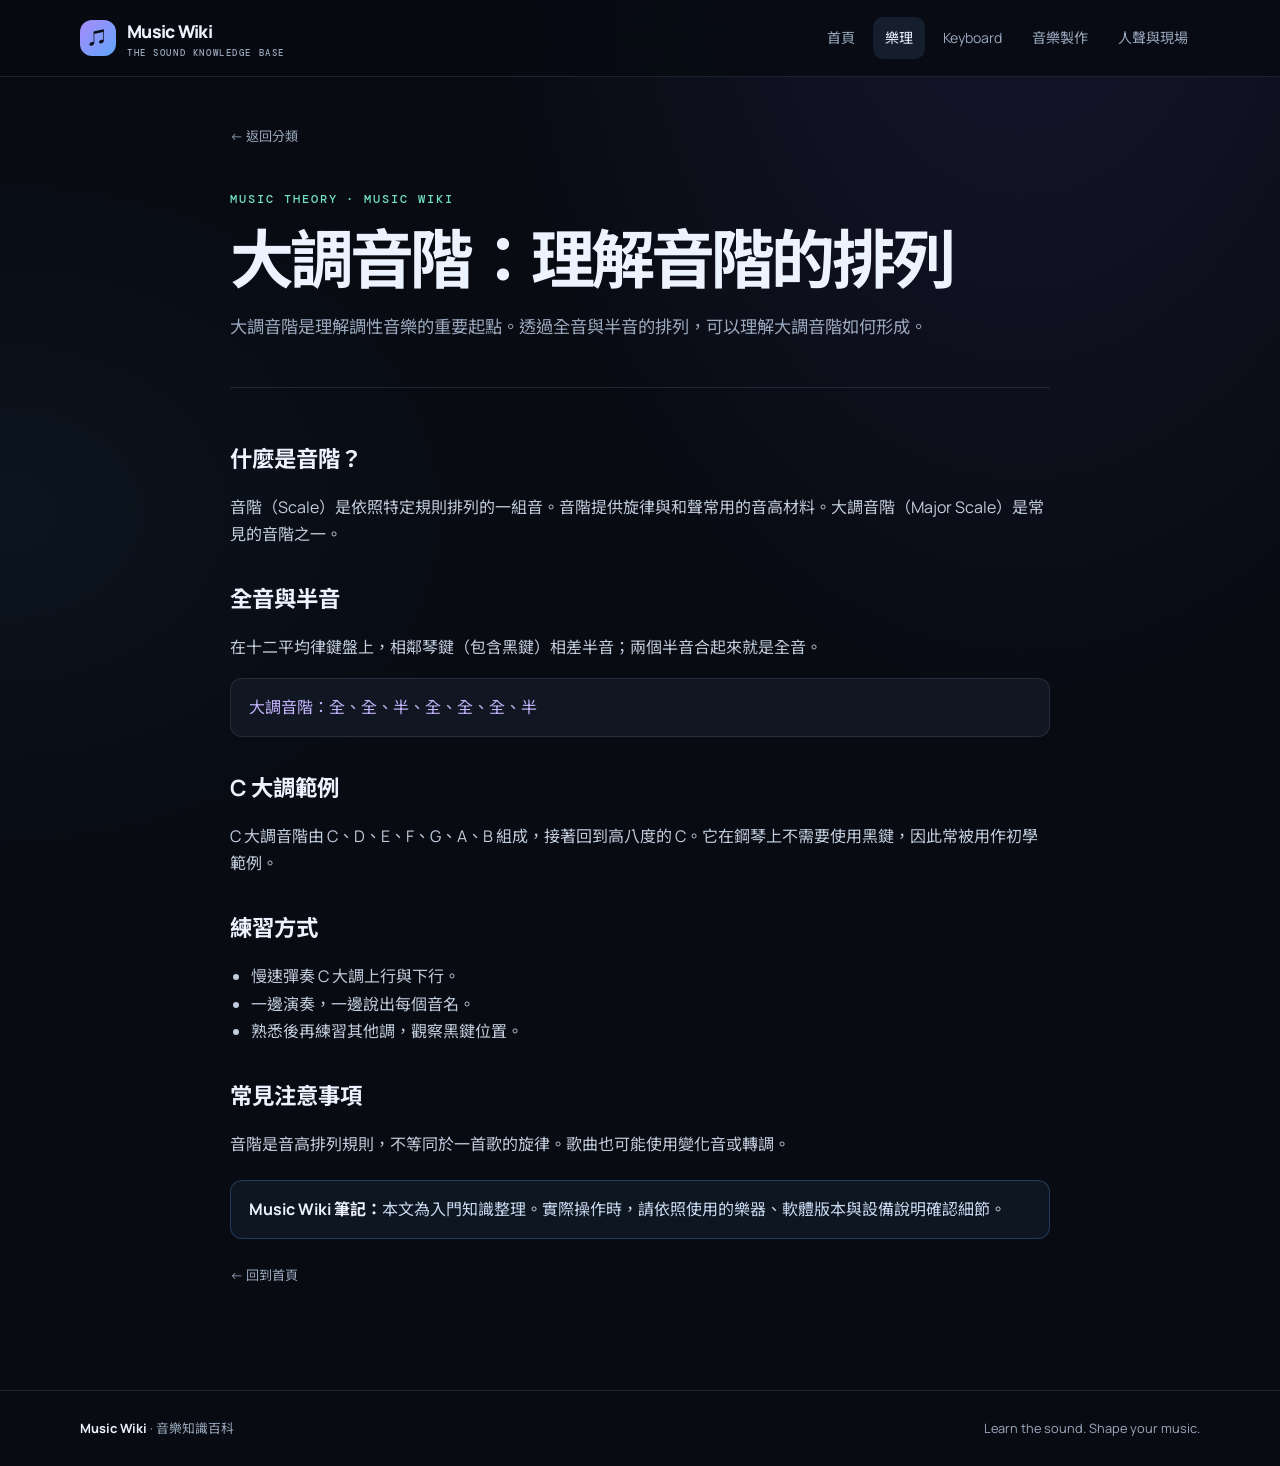
<file: Music-Wiki-完整專案/Music-Wiki/articles/theory/major-scale.html>
<!doctype html><html lang="zh-Hant"><head><meta charset="utf-8"><meta name="viewport" content="width=device-width, initial-scale=1"><meta name="description" content="Music Wiki 音樂知識百科：樂理、Keyboard、音樂製作與現場演唱知識。"><meta name="theme-color" content="#080b12"><title>大調音階：理解音階的排列｜Music Wiki</title><link rel="preconnect" href="https://fonts.googleapis.com"><link rel="preconnect" href="https://fonts.gstatic.com" crossorigin><link rel="stylesheet" href="../../css/style.css"></head><body><header class="site-header"><div class="container nav-wrap"><a class="brand" href="../../index.html"><span class="brand-mark">♫</span><span>Music Wiki<small>THE SOUND KNOWLEDGE BASE</small></span></a><button class="menu-toggle" data-menu-toggle aria-expanded="false" aria-label="開啟導覽選單">☰</button><nav class="nav-links" data-nav-links aria-label="主要導覽"><a href="../../index.html" class="">首頁</a><a href="../../pages/theory.html" class="active">樂理</a><a href="../../pages/keyboard.html" class="">Keyboard</a><a href="../../pages/production.html" class="">音樂製作</a><a href="../../pages/live.html" class="">人聲與現場</a></nav></div></header><main><article class="article-shell"><a class="back-link" href="../../pages/theory.html">← 返回分類</a><header class="article-header"><span class="eyebrow">MUSIC THEORY · MUSIC WIKI</span><h1>大調音階：理解音階的排列</h1><p class="article-lead">大調音階是理解調性音樂的重要起點。透過全音與半音的排列，可以理解大調音階如何形成。</p></header><div class="article-content"><section><h2>什麼是音階？</h2><p>音階（Scale）是依照特定規則排列的一組音。音階提供旋律與和聲常用的音高材料。大調音階（Major Scale）是常見的音階之一。</p></section><section><h2>全音與半音</h2><p>在十二平均律鍵盤上，相鄰琴鍵（包含黑鍵）相差半音；兩個半音合起來就是全音。</p><div class="formula">大調音階：全、全、半、全、全、全、半</div></section><section><h2>C 大調範例</h2><p>C 大調音階由 C、D、E、F、G、A、B 組成，接著回到高八度的 C。它在鋼琴上不需要使用黑鍵，因此常被用作初學範例。</p></section><section><h2>練習方式</h2><ul><li>慢速彈奏 C 大調上行與下行。</li><li>一邊演奏，一邊說出每個音名。</li><li>熟悉後再練習其他調，觀察黑鍵位置。</li></ul></section><section><h2>常見注意事項</h2><p>音階是音高排列規則，不等同於一首歌的旋律。歌曲也可能使用變化音或轉調。</p></section><div class="callout"><strong>Music Wiki 筆記：</strong>本文為入門知識整理。實際操作時，請依照使用的樂器、軟體版本與設備說明確認細節。</div><p><a class="back-link" href="../../index.html">← 回到首頁</a></p></div></article></main><footer class="site-footer"><div class="container footer-inner"><span><strong>Music Wiki</strong> · 音樂知識百科</span><span>Learn the sound. Shape your music.</span></div></footer><script src="../../js/main.js" defer></script></body></html>
</file>
<file: Music-Wiki-完整專案/Music-Wiki/css/style.css>
@import url('https://fonts.googleapis.com/css2?family=DM+Mono:wght@400;500&family=Manrope:wght@400;500;600;700;800&family=Noto+Sans+TC:wght@400;500;600;700;800&display=swap');
:root{color-scheme:dark;--bg:#080b12;--surface:#101622;--surface-2:#151e2d;--text:#edf2ff;--muted:#9aa8bd;--accent:#a78bfa;--accent-2:#60a5fa;--mint:#71e0c0;--border:rgba(164,183,212,.14);--radius:18px;font-family:Manrope,"Noto Sans TC",sans-serif}
*{box-sizing:border-box}html{scroll-behavior:smooth}body{margin:0;color:var(--text);background:radial-gradient(ellipse at 80% -10%,rgba(91,75,180,.18),transparent 34rem),radial-gradient(ellipse at 0% 35%,rgba(42,105,155,.10),transparent 30rem),var(--bg);line-height:1.7;min-height:100vh}a{color:inherit;text-decoration:none}button,input{font:inherit}.container{width:min(1120px,calc(100% - 40px));margin:auto}
.site-header{position:sticky;top:0;z-index:20;backdrop-filter:blur(18px);background:rgba(8,11,18,.86);border-bottom:1px solid var(--border)}.nav-wrap{min-height:76px;display:flex;align-items:center;justify-content:space-between;gap:24px}.brand{display:flex;align-items:center;gap:11px;font-weight:800;letter-spacing:-.04em;font-size:1.1rem}.brand-mark{width:36px;height:36px;display:grid;place-items:center;border-radius:12px;color:#0b0d17;background:linear-gradient(135deg,var(--accent),var(--accent-2))}.brand small{display:block;color:var(--muted);font:500 .58rem "DM Mono",monospace;letter-spacing:.17em}.nav-links{display:flex;gap:6px}.nav-links a{padding:9px 12px;color:var(--muted);font-size:.88rem;border-radius:10px}.nav-links a:hover,.nav-links a.active{color:var(--text);background:var(--surface-2)}.menu-toggle{display:none;background:var(--surface);border:1px solid var(--border);color:var(--text);border-radius:10px;padding:8px 11px}
.hero{padding:82px 0 60px}.hero-grid{display:grid;grid-template-columns:1.2fr .8fr;gap:45px;align-items:center}.eyebrow{color:var(--mint);font:500 .72rem "DM Mono",monospace;letter-spacing:.17em}.hero h1{font-size:clamp(2.8rem,6vw,5.5rem);line-height:1.05;letter-spacing:-.065em;margin:18px 0}.gradient-text{background:linear-gradient(100deg,#f2efff,#b7a4ff 50%,#75c8ff);color:transparent;background-clip:text}.hero-copy{color:var(--muted);max-width:590px;font-size:1.05rem}.hero-actions{display:flex;gap:12px;flex-wrap:wrap;margin-top:28px}.btn{display:inline-flex;align-items:center;gap:9px;border:1px solid var(--border);border-radius:12px;padding:11px 17px;font-weight:700;font-size:.9rem}.btn-primary{background:linear-gradient(110deg,#9276ef,#5d8fe9);color:white;border:0}.btn-ghost{background:#ffffff08}.hero-art{min-height:320px;display:grid;place-items:center}.orbit{width:min(320px,80vw);aspect-ratio:1;border-radius:50%;border:1px solid #a78bfa44;display:grid;place-items:center;position:relative;box-shadow:0 0 90px #6f5bdc1a,inset 0 0 70px #60a5fa10}.orbit:before,.orbit:after{content:"";position:absolute;inset:25px;border:1px dashed #60a5fa44;border-radius:50%;transform:rotate(34deg) scaleX(.58)}.orbit:after{transform:rotate(-34deg) scaleX(.58)}.orbit-core{width:116px;height:116px;border-radius:32px;display:grid;place-items:center;font-size:3rem;background:linear-gradient(145deg,#8b75e8,#386a9f);box-shadow:0 20px 60px #6366f155;transform:rotate(-8deg)}.float-chip{position:absolute;padding:9px 13px;border:1px solid var(--border);border-radius:12px;background:#101622;color:#c9d4e6;font:.7rem "DM Mono",monospace}.chip-a{top:12%;left:0}.chip-b{right:-2%;top:28%}.chip-c{bottom:10%;left:12%}
.section{padding:36px 0 68px}.section-head{display:flex;align-items:end;justify-content:space-between;gap:20px;margin-bottom:24px}.section-head h2{font-size:clamp(1.6rem,3vw,2.2rem);margin:7px 0 0;letter-spacing:-.045em}.section-head p{color:var(--muted);margin:0;max-width:470px}.category-grid{display:grid;grid-template-columns:repeat(4,1fr);gap:14px}.category-card,.article-card,.feature-panel{border:1px solid var(--border);background:linear-gradient(145deg,#151e2df0,#0d131ef0);border-radius:var(--radius)}.category-card{padding:22px;min-height:185px;display:flex;flex-direction:column;transition:.2s}.category-card:hover,.article-card:hover{transform:translateY(-4px);border-color:#a78bfa70}.card-icon{width:44px;height:44px;border-radius:14px;display:grid;place-items:center;font-size:1.3rem;background:#a78bfa1f;margin-bottom:18px}.category-card h3{margin:0 0 7px;font-size:1rem}.category-card p,.article-card p{color:var(--muted);font-size:.84rem;margin:0}.card-foot{margin-top:auto;padding-top:18px;color:var(--accent);font:.68rem "DM Mono",monospace;letter-spacing:.08em}
.search-box{display:block;margin:18px 0}.search-box input{width:100%;background:var(--surface);color:var(--text);border:1px solid var(--border);border-radius:13px;padding:14px 16px;outline:none}.search-box input:focus{border-color:var(--accent)}.filter-row{display:flex;gap:8px;flex-wrap:wrap}.filter-btn{border:1px solid var(--border);color:var(--muted);background:transparent;border-radius:999px;padding:7px 12px;font-size:.78rem;cursor:pointer}.filter-btn.active,.filter-btn:hover{color:var(--text);border-color:#a78bfa88;background:#a78bfa1a}.article-grid{display:grid;grid-template-columns:repeat(3,1fr);gap:15px}.article-card{padding:21px;min-height:210px;display:flex;flex-direction:column;transition:.2s}.article-meta{display:flex;justify-content:space-between;gap:12px;color:var(--muted);font:.68rem "DM Mono",monospace}.tag{color:var(--accent);background:#a78bfa1a;border-radius:999px;padding:4px 8px}.article-card h3{margin:20px 0 8px;font-size:1.08rem}.read-link{margin-top:auto;padding-top:18px;color:#b6caff;font-size:.82rem;font-weight:700}.empty-state{display:none;color:var(--muted);padding:25px;border:1px dashed var(--border);border-radius:14px;text-align:center}.feature-panel{padding:27px;display:flex;align-items:center;justify-content:space-between;gap:20px;background:radial-gradient(circle at 90% 0%,#6e5bdc30,transparent 45%),var(--surface)}.feature-panel h2{margin:7px 0}.feature-panel p{margin:0;color:var(--muted);max-width:700px}
.page-hero{padding:60px 0 30px}.page-hero h1{font-size:clamp(2.4rem,5vw,4rem);line-height:1.1;letter-spacing:-.06em;margin:10px 0}.page-hero p{color:var(--muted);max-width:680px}.breadcrumb,.back-link{color:var(--muted);font-size:.82rem}.article-shell{width:min(820px,calc(100% - 40px));margin:auto;padding:45px 0 85px}.article-header{padding:35px 0 28px;border-bottom:1px solid var(--border)}.article-header h1{font-size:clamp(2.3rem,5vw,4rem);line-height:1.12;letter-spacing:-.06em;margin:12px 0}.article-lead{color:var(--muted);font-size:1.08rem}.article-content{padding-top:20px}.article-content h2{font-size:1.4rem;margin:32px 0 12px}.article-content p,.article-content li{color:#c1ccdc}.article-content strong{color:var(--text)}.article-content ul{padding-left:1.3rem}.formula,.callout{background:var(--surface);border:1px solid var(--border);border-radius:12px;padding:15px 18px;color:#c4b5fd;overflow-wrap:anywhere}.callout{color:#c9d9ef;background:#60a5fa12;border-color:#60a5fa44;margin:22px 0}.site-footer{border-top:1px solid var(--border);padding:27px 0;color:var(--muted);font-size:.8rem}.footer-inner{display:flex;justify-content:space-between;gap:20px;flex-wrap:wrap}.footer-inner strong{color:var(--text)}
@media(max-width:900px){.hero-grid{grid-template-columns:1fr}.hero-art{min-height:260px}.category-grid{grid-template-columns:repeat(2,1fr)}.article-grid{grid-template-columns:repeat(2,1fr)}}
@media(max-width:640px){.container{width:calc(100% - 30px)}.nav-wrap{min-height:66px}.menu-toggle{display:inline-flex}.nav-links{display:none;position:absolute;left:15px;right:15px;top:65px;padding:10px;flex-direction:column;background:#111927;border:1px solid var(--border);border-radius:14px}.nav-links.open{display:flex}.nav-links a{padding:12px}.hero{padding:52px 0 28px}.orbit{width:230px}.orbit-core{width:88px;height:88px}.section{padding:28px 0 48px}.section-head{align-items:start;flex-direction:column}.category-grid,.article-grid{grid-template-columns:1fr}.category-card{min-height:155px}.feature-panel{align-items:flex-start;flex-direction:column}.article-shell{width:calc(100% - 34px);padding-top:28px}}
@media(prefers-reduced-motion:reduce){*,*::before,*::after{scroll-behavior:auto!important;transition-duration:.01ms!important}}
</file>
